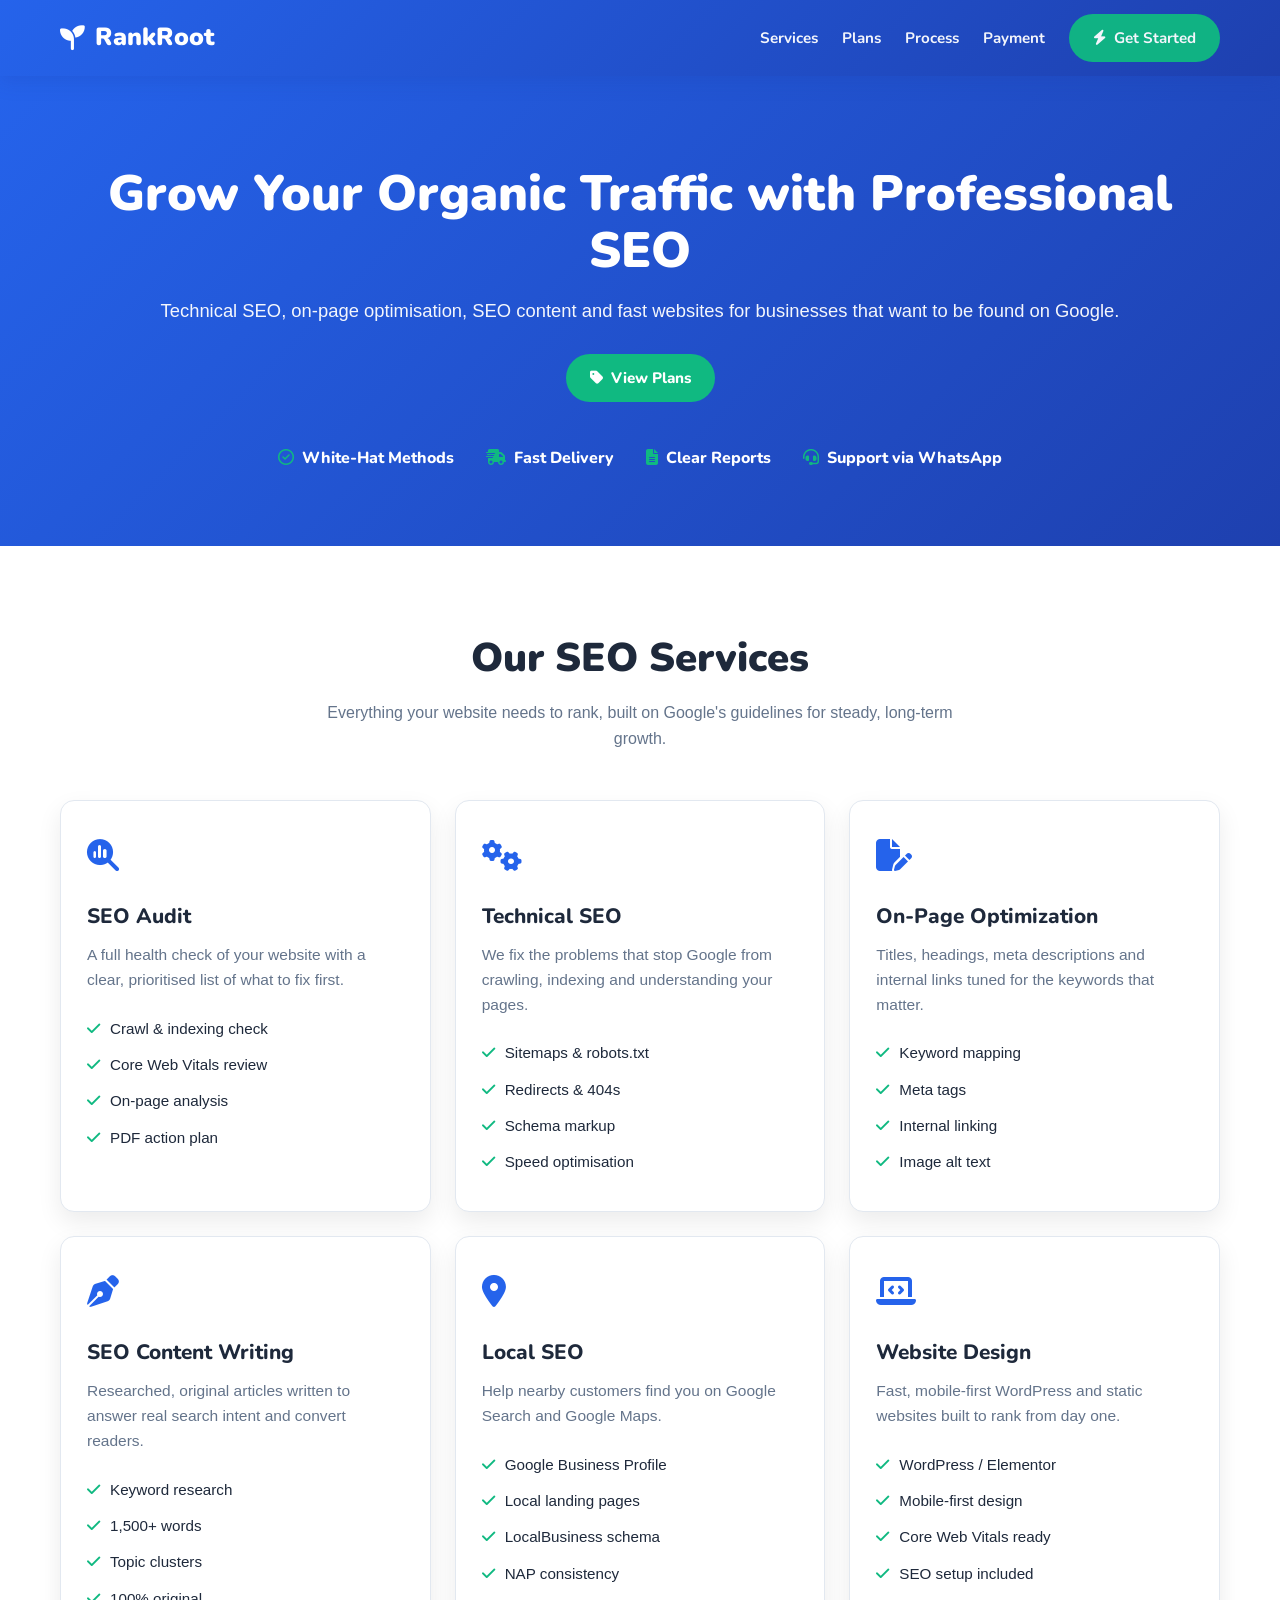
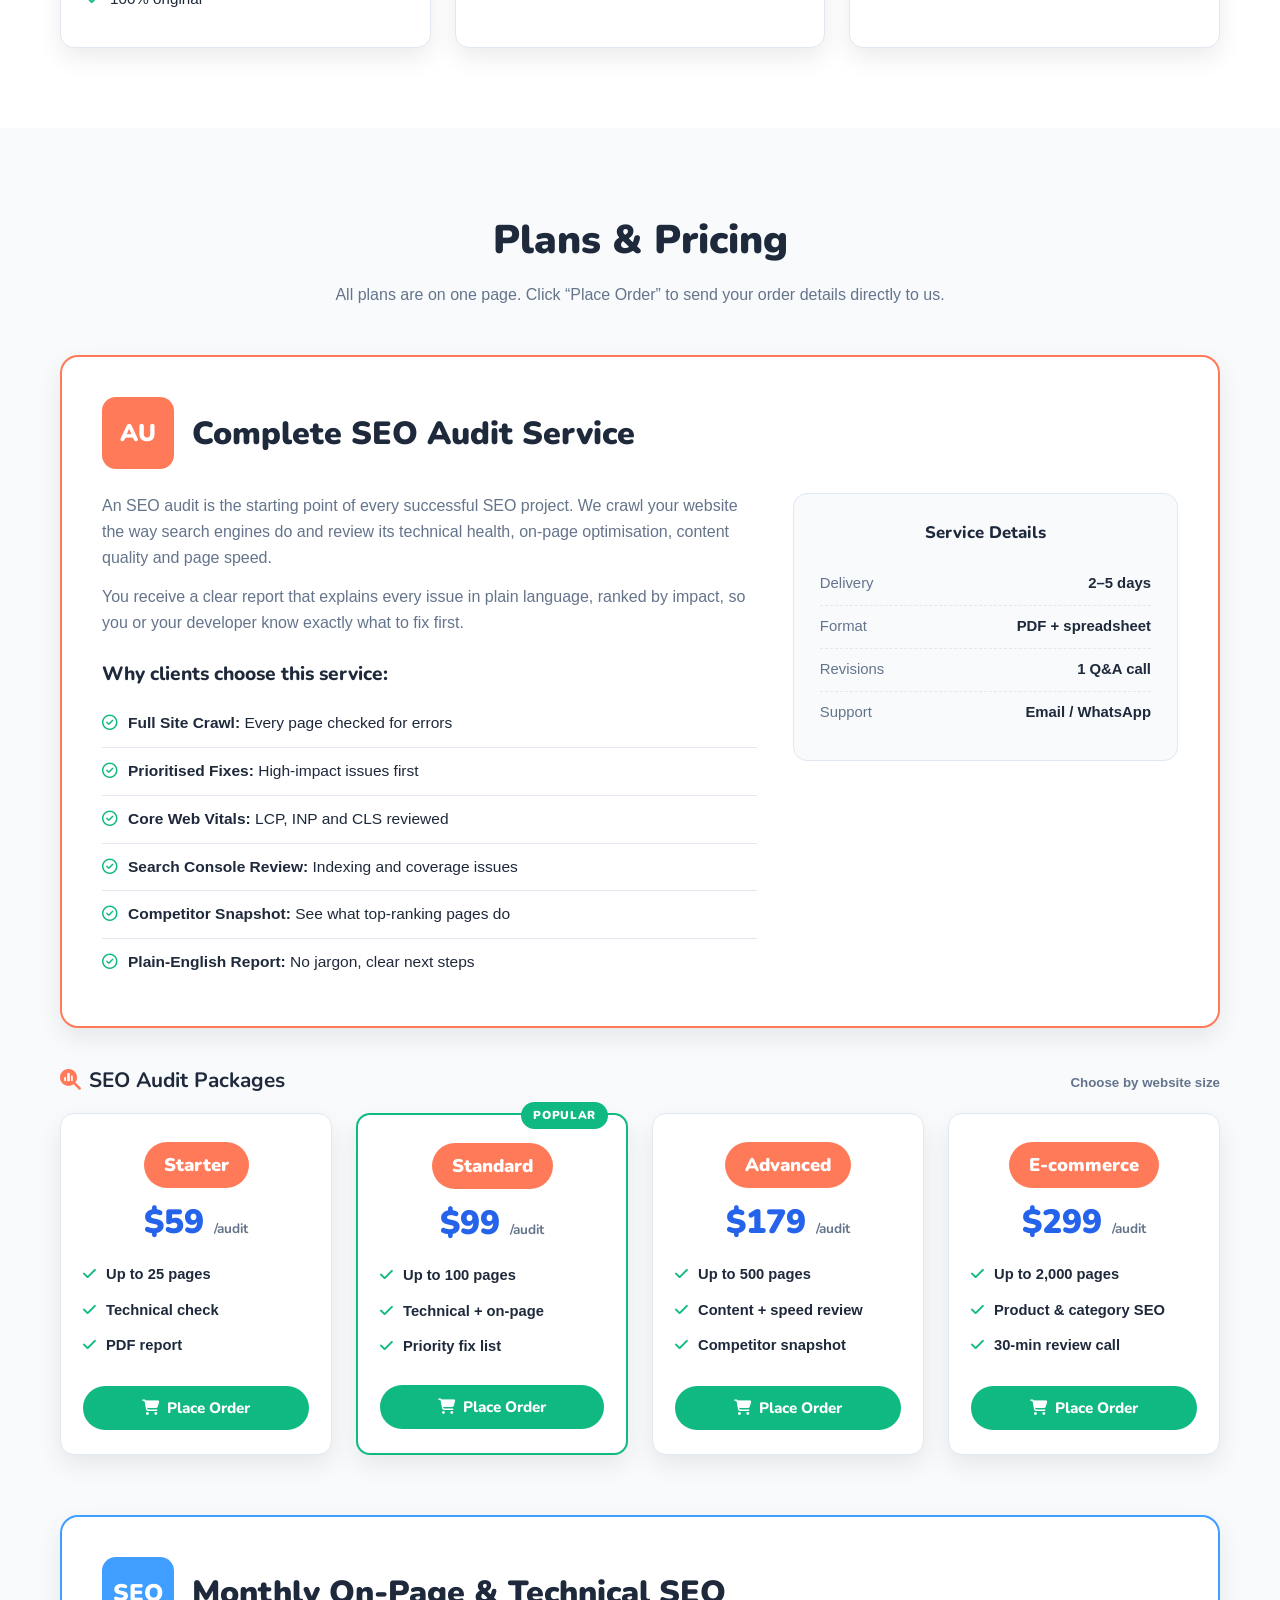
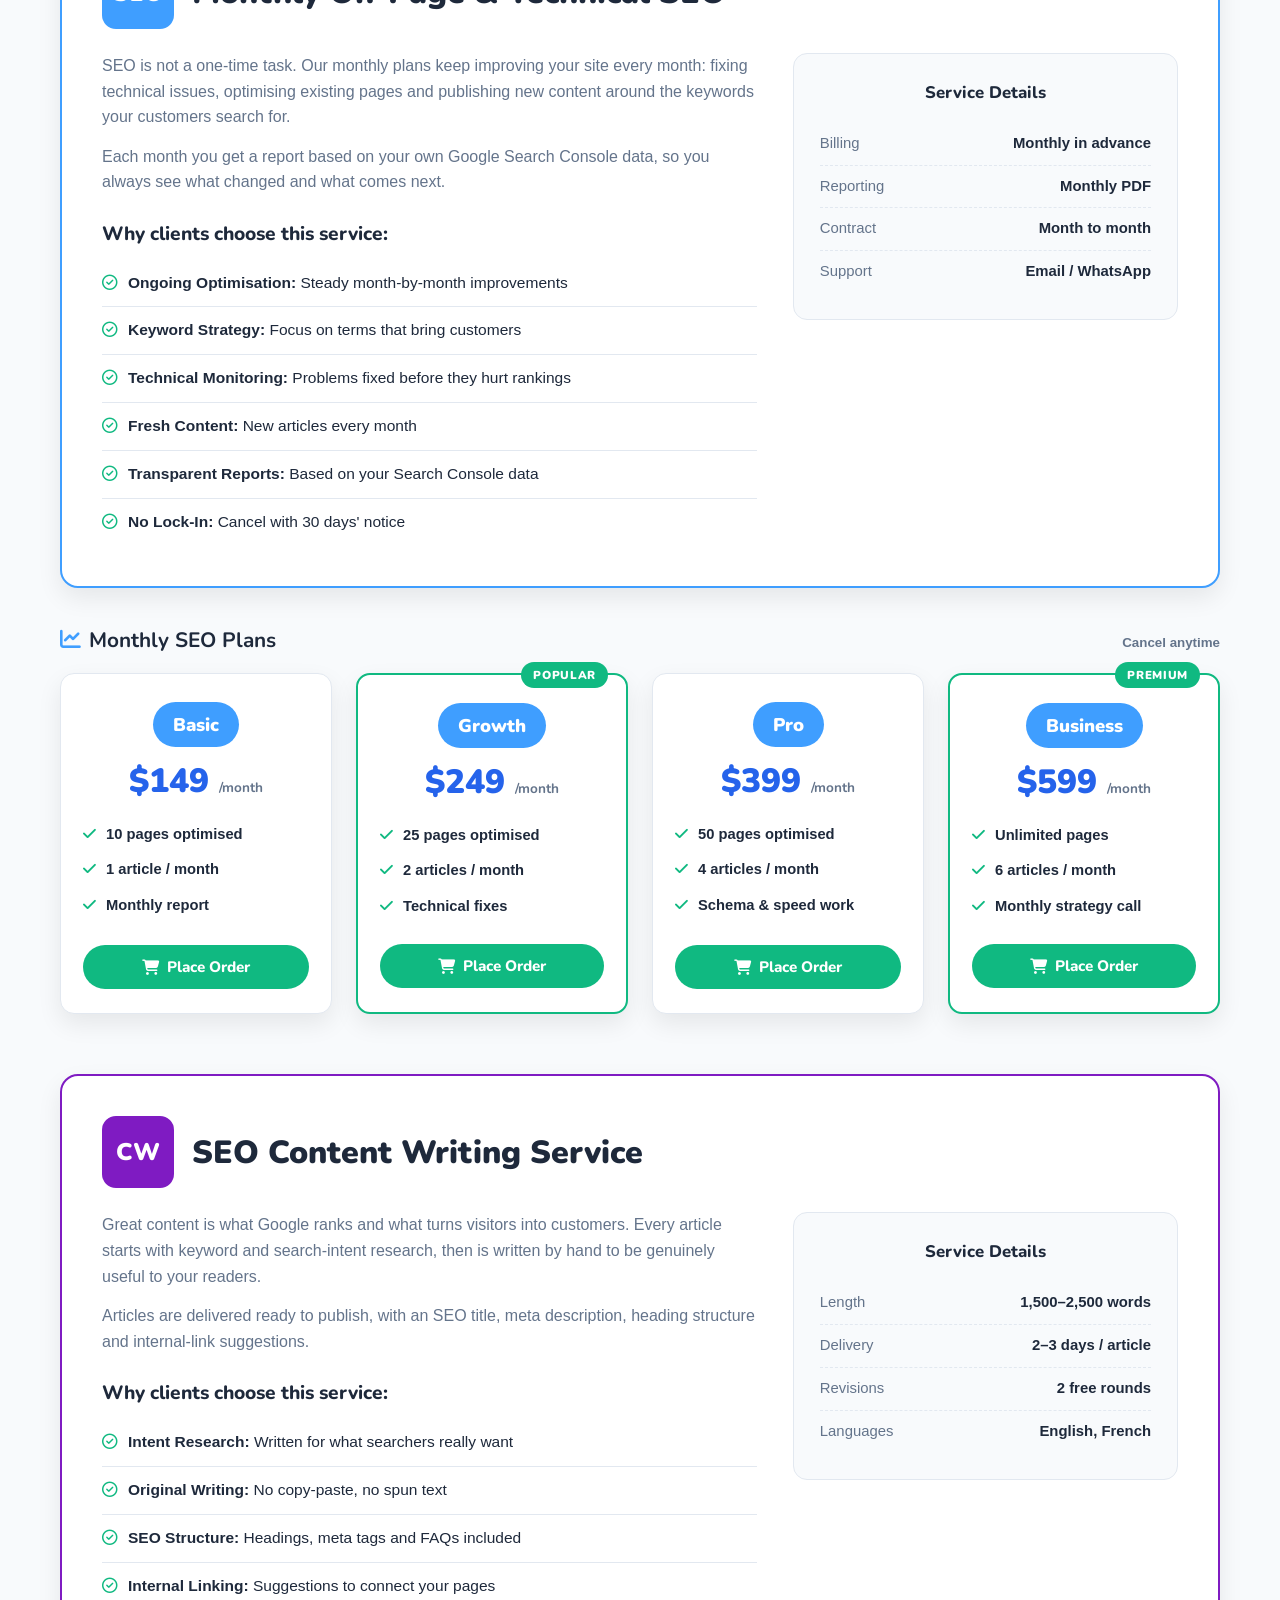
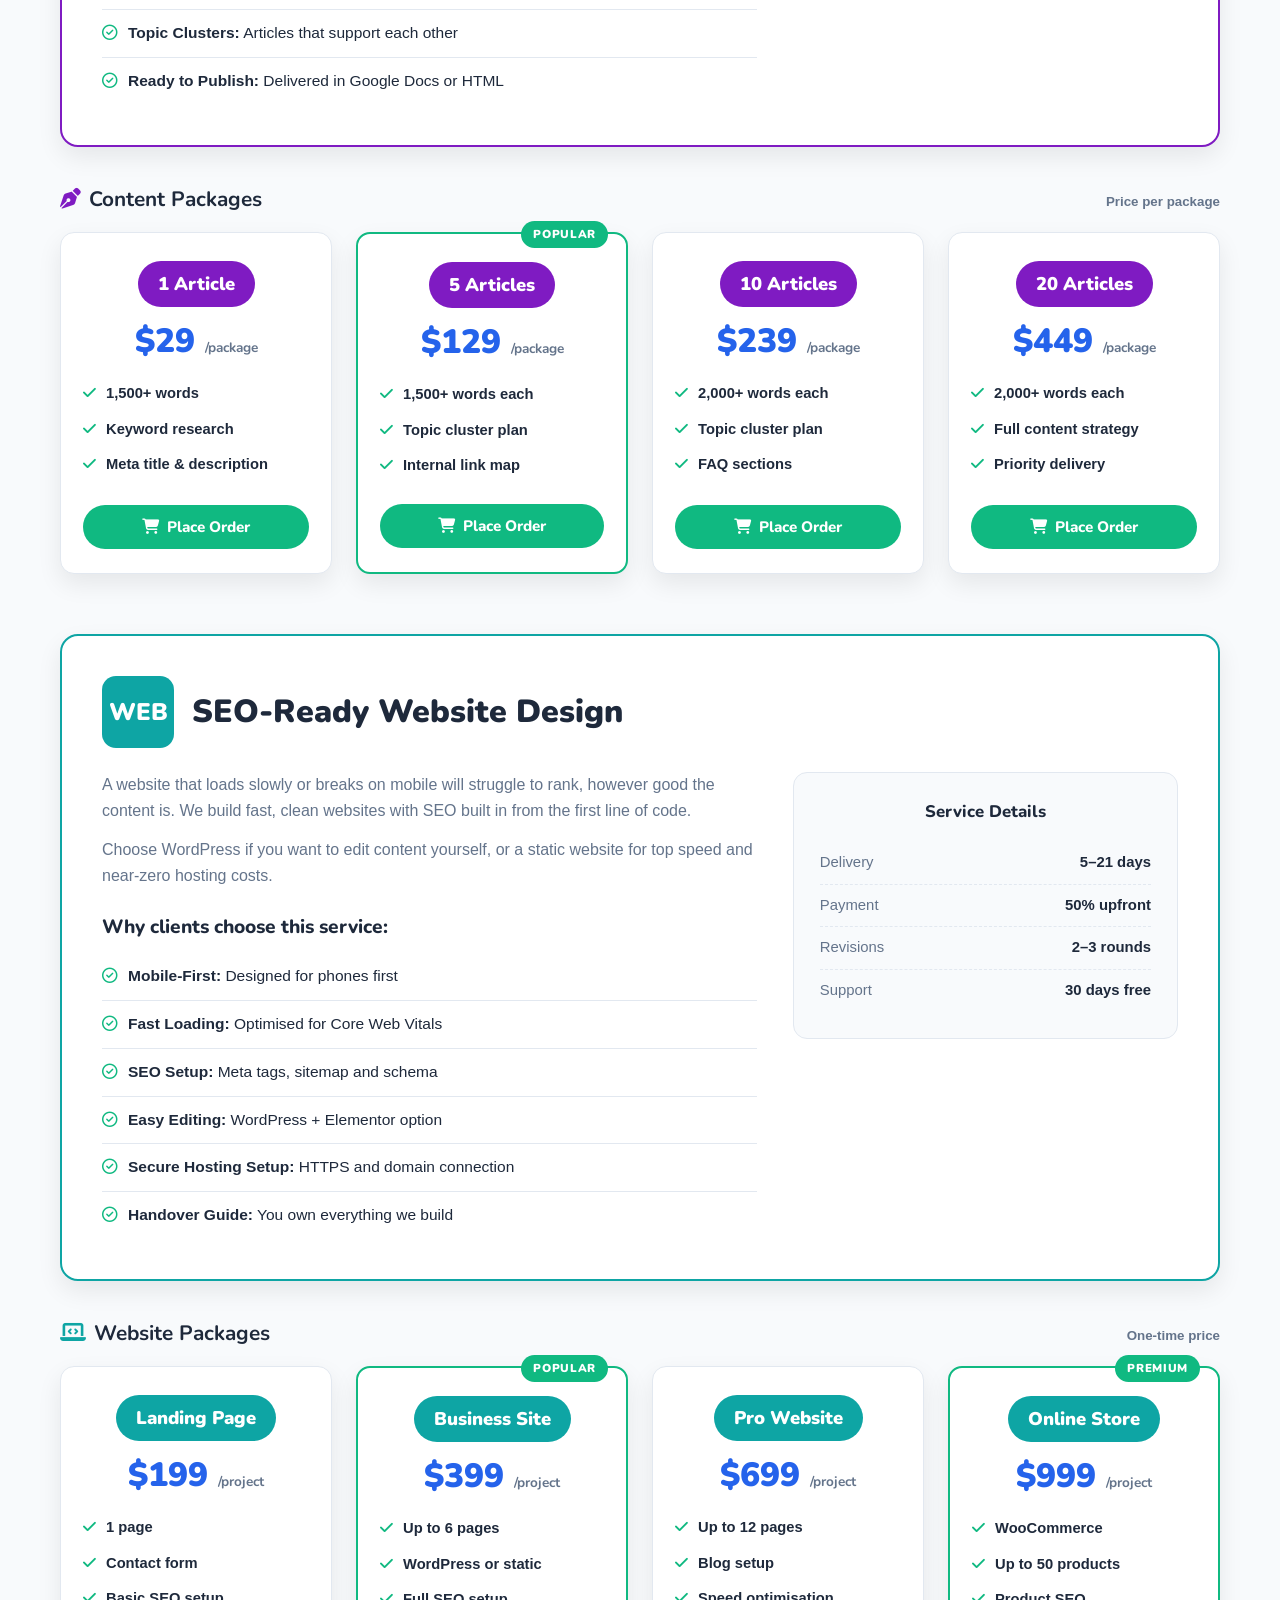
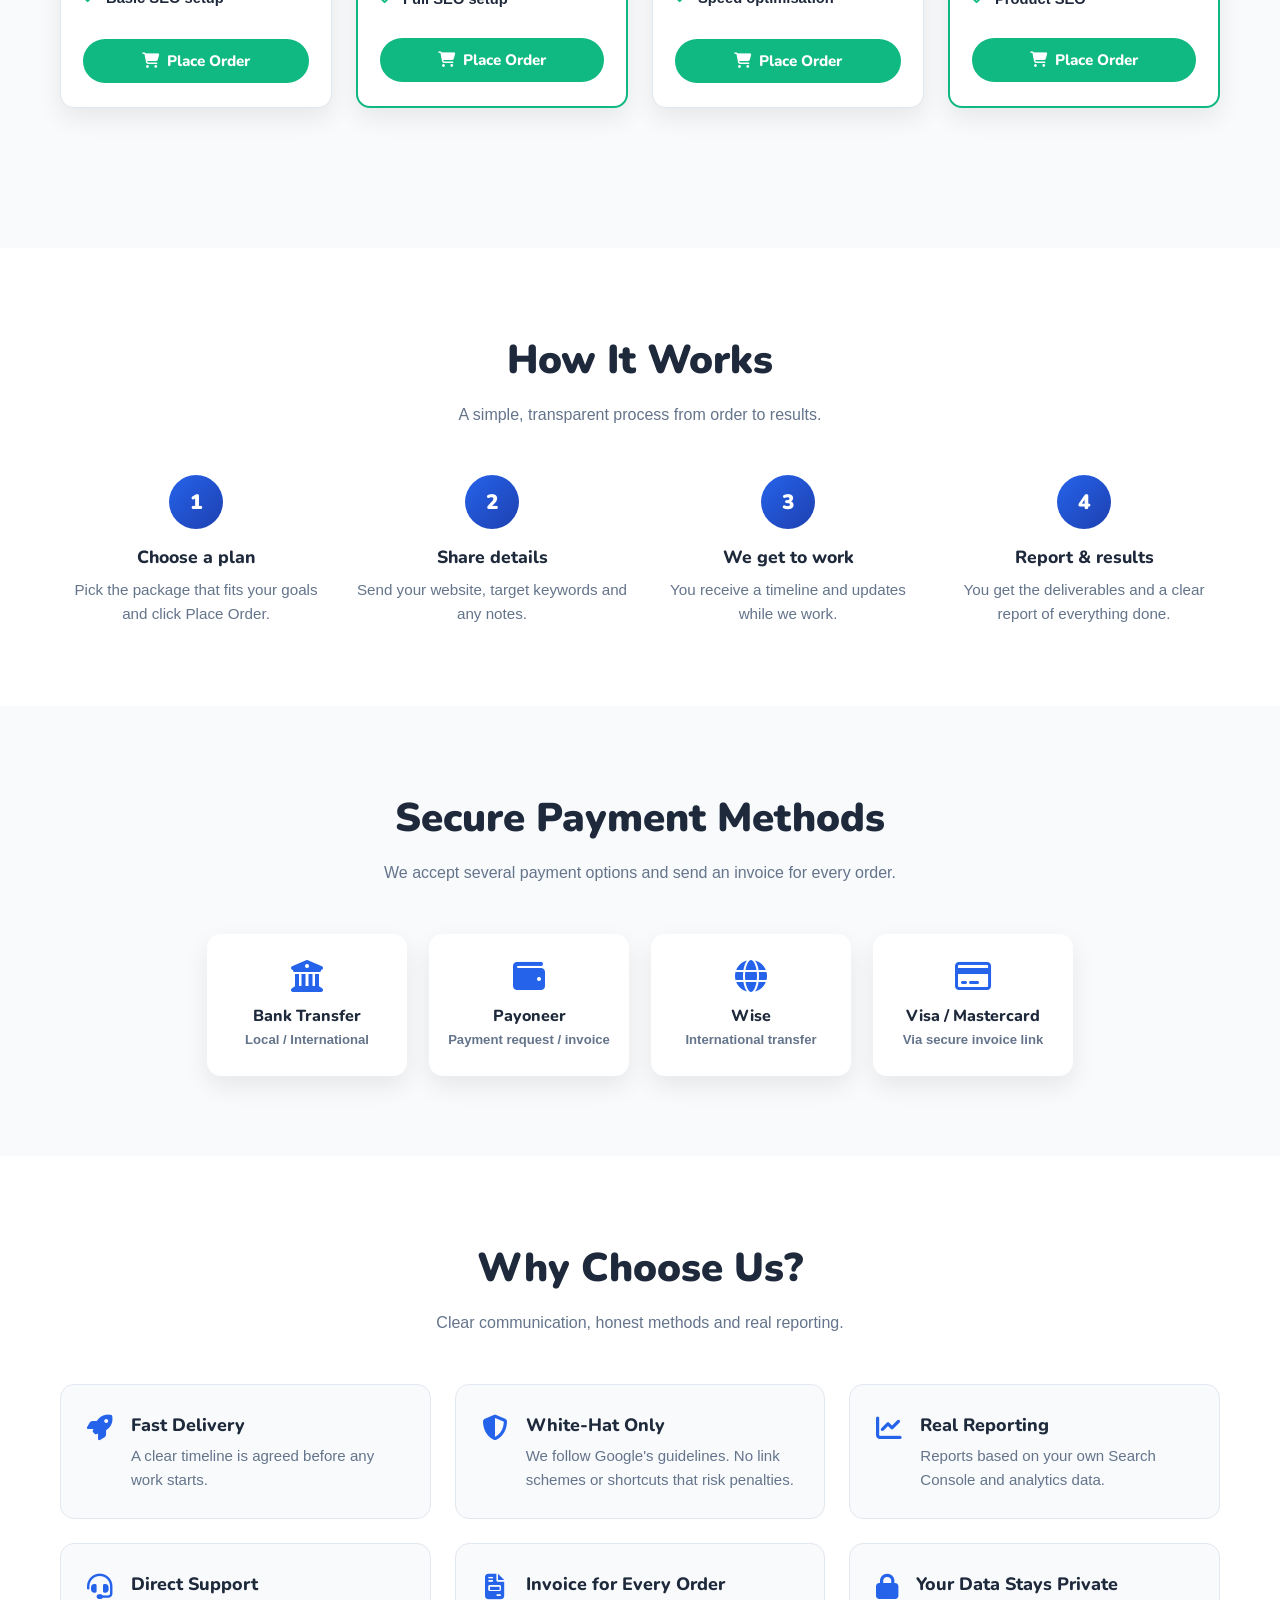
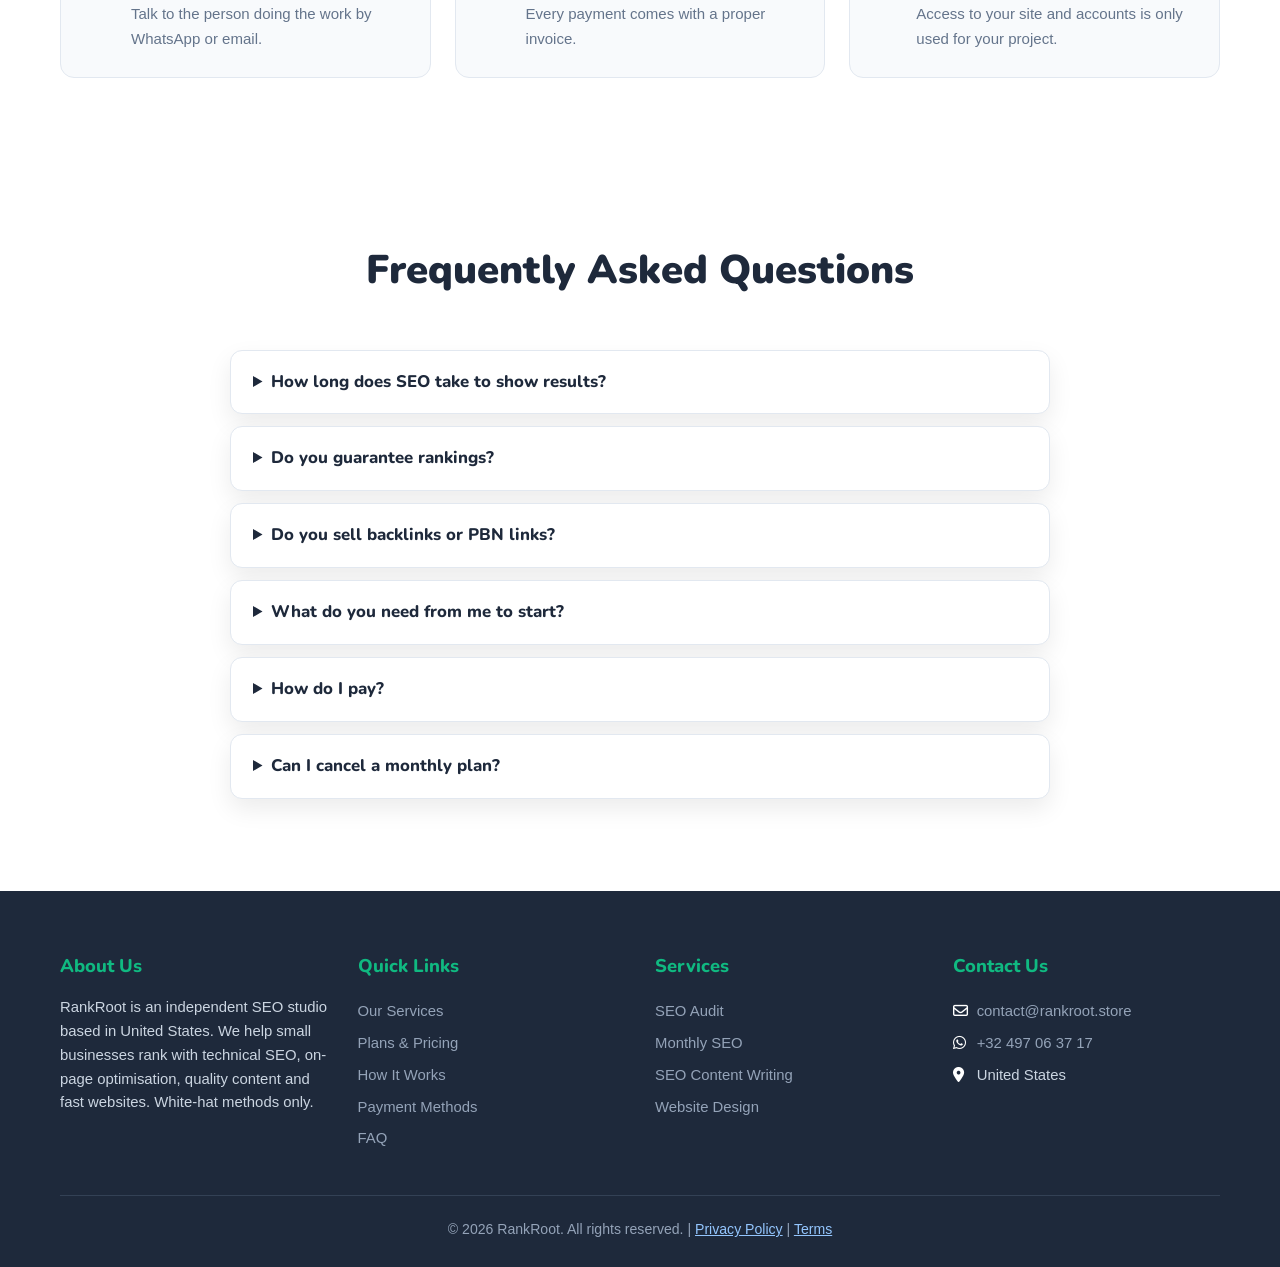
<file: index.html>
<!doctype html>
<html lang="en">
<head>
<meta charset="utf-8">
<meta name="viewport" content="width=device-width, initial-scale=1">
<title>RankRoot - Professional SEO Services | Audits, Content &amp; Websites</title>
<meta name="description" content="White-hat SEO services: SEO audits, monthly on-page and technical SEO, SEO content writing and fast SEO-ready websites. Clear pricing and real reporting.">
<link rel="preconnect" href="https://fonts.googleapis.com">
<link rel="preconnect" href="https://fonts.gstatic.com" crossorigin>
<link href="https://fonts.googleapis.com/css2?family=Nunito:wght@700;800;900&display=swap" rel="stylesheet">
<link rel="stylesheet" href="https://cdnjs.cloudflare.com/ajax/libs/font-awesome/6.5.1/css/all.min.css">
<link rel="stylesheet" href="styles.css">
</head>
<body>
<header>
  <nav class="container nav">
    <a class="logo" href="index.html"><i class="fa-solid fa-seedling"></i> RankRoot</a>
    <button class="nav-toggle" aria-label="Menu" onclick="this.nextElementSibling.classList.toggle('open')"><i class="fa-solid fa-bars"></i></button>
    <ul>
      <li><a href="index.html#services">Services</a></li>
      <li><a href="index.html#plans">Plans</a></li>
      <li><a href="index.html#process">Process</a></li>
      <li><a href="index.html#payment">Payment</a></li>
      <li><a class="btn" href="index.html#plans"><i class="fa-solid fa-bolt"></i> Get Started</a></li>
    </ul>
  </nav>
</header>
<main>

<section class="hero"><div class="container">
  <h1>Grow Your Organic Traffic with Professional SEO</h1>
  <p>Technical SEO, on-page optimisation, SEO content and fast websites for businesses that want to be found on Google.</p>
  <a class="btn" href="#plans"><i class="fa-solid fa-tag"></i> View Plans</a>
  <div class="trust">
    <span><i class="fa-regular fa-circle-check"></i>White-Hat Methods</span>
    <span><i class="fa-solid fa-truck-fast"></i>Fast Delivery</span>
    <span><i class="fa-solid fa-file-lines"></i>Clear Reports</span>
    <span><i class="fa-solid fa-headset"></i>Support via WhatsApp</span>
  </div>
</div></section>

<section id="services" class="alt"><div class="container">
  <div class="section-title"><h2>Our SEO Services</h2><p>Everything your website needs to rank, built on Google's guidelines for steady, long-term growth.</p></div>
  <div class="grid grid-3"><div class="card"><div class="ico"><i class="fa-solid fa-magnifying-glass-chart"></i></div><h3>SEO Audit</h3><p>A full health check of your website with a clear, prioritised list of what to fix first.</p><ul class="checks"><li><i class="fa-solid fa-check"></i>Crawl &amp; indexing check</li><li><i class="fa-solid fa-check"></i>Core Web Vitals review</li><li><i class="fa-solid fa-check"></i>On-page analysis</li><li><i class="fa-solid fa-check"></i>PDF action plan</li></ul></div><div class="card"><div class="ico"><i class="fa-solid fa-gears"></i></div><h3>Technical SEO</h3><p>We fix the problems that stop Google from crawling, indexing and understanding your pages.</p><ul class="checks"><li><i class="fa-solid fa-check"></i>Sitemaps &amp; robots.txt</li><li><i class="fa-solid fa-check"></i>Redirects &amp; 404s</li><li><i class="fa-solid fa-check"></i>Schema markup</li><li><i class="fa-solid fa-check"></i>Speed optimisation</li></ul></div><div class="card"><div class="ico"><i class="fa-solid fa-file-pen"></i></div><h3>On-Page Optimization</h3><p>Titles, headings, meta descriptions and internal links tuned for the keywords that matter.</p><ul class="checks"><li><i class="fa-solid fa-check"></i>Keyword mapping</li><li><i class="fa-solid fa-check"></i>Meta tags</li><li><i class="fa-solid fa-check"></i>Internal linking</li><li><i class="fa-solid fa-check"></i>Image alt text</li></ul></div><div class="card"><div class="ico"><i class="fa-solid fa-pen-nib"></i></div><h3>SEO Content Writing</h3><p>Researched, original articles written to answer real search intent and convert readers.</p><ul class="checks"><li><i class="fa-solid fa-check"></i>Keyword research</li><li><i class="fa-solid fa-check"></i>1,500+ words</li><li><i class="fa-solid fa-check"></i>Topic clusters</li><li><i class="fa-solid fa-check"></i>100% original</li></ul></div><div class="card"><div class="ico"><i class="fa-solid fa-location-dot"></i></div><h3>Local SEO</h3><p>Help nearby customers find you on Google Search and Google Maps.</p><ul class="checks"><li><i class="fa-solid fa-check"></i>Google Business Profile</li><li><i class="fa-solid fa-check"></i>Local landing pages</li><li><i class="fa-solid fa-check"></i>LocalBusiness schema</li><li><i class="fa-solid fa-check"></i>NAP consistency</li></ul></div><div class="card"><div class="ico"><i class="fa-solid fa-laptop-code"></i></div><h3>Website Design</h3><p>Fast, mobile-first WordPress and static websites built to rank from day one.</p><ul class="checks"><li><i class="fa-solid fa-check"></i>WordPress / Elementor</li><li><i class="fa-solid fa-check"></i>Mobile-first design</li><li><i class="fa-solid fa-check"></i>Core Web Vitals ready</li><li><i class="fa-solid fa-check"></i>SEO setup included</li></ul></div></div>
</div></section>

<section id="plans"><div class="container">
  <div class="section-title"><h2>Plans &amp; Pricing</h2><p>All plans are on one page. Click &ldquo;Place Order&rdquo; to send your order details directly to us.</p></div>
  
<div id="plan-audit" style="--panel: var(--c-audit)">
  <div class="panel">
    <div class="panel-head"><div class="panel-tag">AU</div><h3>Complete SEO Audit Service</h3></div>
    <div class="panel-body">
      <div><p>An SEO audit is the starting point of every successful SEO project. We crawl your website the way search engines do and review its technical health, on-page optimisation, content quality and page speed.</p><p>You receive a clear report that explains every issue in plain language, ranked by impact, so you or your developer know exactly what to fix first.</p><h4>Why clients choose this service:</h4><ul class="why"><li><i class="fa-regular fa-circle-check"></i><strong>Full Site Crawl:</strong> Every page checked for errors</li><li><i class="fa-regular fa-circle-check"></i><strong>Prioritised Fixes:</strong> High-impact issues first</li><li><i class="fa-regular fa-circle-check"></i><strong>Core Web Vitals:</strong> LCP, INP and CLS reviewed</li><li><i class="fa-regular fa-circle-check"></i><strong>Search Console Review:</strong> Indexing and coverage issues</li><li><i class="fa-regular fa-circle-check"></i><strong>Competitor Snapshot:</strong> See what top-ranking pages do</li><li><i class="fa-regular fa-circle-check"></i><strong>Plain-English Report:</strong> No jargon, clear next steps</li></ul></div>
      <div class="side-box"><h5>Service Details</h5><div class="row"><span>Delivery</span><span>2&ndash;5 days</span></div><div class="row"><span>Format</span><span>PDF + spreadsheet</span></div><div class="row"><span>Revisions</span><span>1 Q&amp;A call</span></div><div class="row"><span>Support</span><span>Email / WhatsApp</span></div></div>
    </div>
  </div>
  <div class="packages">
    <div class="pk-head"><h4><i class="fa-solid fa-magnifying-glass-chart"></i>SEO Audit Packages</h4><small>Choose by website size</small></div>
    <div class="grid grid-4"><div class="pkg"><div><span class="badge">Starter</span></div><div class="price">$59 <small>/audit</small></div><ul class="checks"><li><i class="fa-solid fa-check"></i>Up to 25 pages</li><li><i class="fa-solid fa-check"></i>Technical check</li><li><i class="fa-solid fa-check"></i>PDF report</li></ul><button class="btn btn-block" data-plan="SEO Audit - Starter" data-price="$59/audit"><i class="fa-solid fa-cart-shopping"></i> Place Order</button></div><div class="pkg featured"><span class="ribbon">POPULAR</span><div><span class="badge">Standard</span></div><div class="price">$99 <small>/audit</small></div><ul class="checks"><li><i class="fa-solid fa-check"></i>Up to 100 pages</li><li><i class="fa-solid fa-check"></i>Technical + on-page</li><li><i class="fa-solid fa-check"></i>Priority fix list</li></ul><button class="btn btn-block" data-plan="SEO Audit - Standard" data-price="$99/audit"><i class="fa-solid fa-cart-shopping"></i> Place Order</button></div><div class="pkg"><div><span class="badge">Advanced</span></div><div class="price">$179 <small>/audit</small></div><ul class="checks"><li><i class="fa-solid fa-check"></i>Up to 500 pages</li><li><i class="fa-solid fa-check"></i>Content + speed review</li><li><i class="fa-solid fa-check"></i>Competitor snapshot</li></ul><button class="btn btn-block" data-plan="SEO Audit - Advanced" data-price="$179/audit"><i class="fa-solid fa-cart-shopping"></i> Place Order</button></div><div class="pkg"><div><span class="badge">E-commerce</span></div><div class="price">$299 <small>/audit</small></div><ul class="checks"><li><i class="fa-solid fa-check"></i>Up to 2,000 pages</li><li><i class="fa-solid fa-check"></i>Product &amp; category SEO</li><li><i class="fa-solid fa-check"></i>30-min review call</li></ul><button class="btn btn-block" data-plan="SEO Audit - E-commerce" data-price="$299/audit"><i class="fa-solid fa-cart-shopping"></i> Place Order</button></div></div>
  </div>
</div>
<div id="plan-monthly" style="--panel: var(--c-monthly)">
  <div class="panel">
    <div class="panel-head"><div class="panel-tag">SEO</div><h3>Monthly On-Page &amp; Technical SEO</h3></div>
    <div class="panel-body">
      <div><p>SEO is not a one-time task. Our monthly plans keep improving your site every month: fixing technical issues, optimising existing pages and publishing new content around the keywords your customers search for.</p><p>Each month you get a report based on your own Google Search Console data, so you always see what changed and what comes next.</p><h4>Why clients choose this service:</h4><ul class="why"><li><i class="fa-regular fa-circle-check"></i><strong>Ongoing Optimisation:</strong> Steady month-by-month improvements</li><li><i class="fa-regular fa-circle-check"></i><strong>Keyword Strategy:</strong> Focus on terms that bring customers</li><li><i class="fa-regular fa-circle-check"></i><strong>Technical Monitoring:</strong> Problems fixed before they hurt rankings</li><li><i class="fa-regular fa-circle-check"></i><strong>Fresh Content:</strong> New articles every month</li><li><i class="fa-regular fa-circle-check"></i><strong>Transparent Reports:</strong> Based on your Search Console data</li><li><i class="fa-regular fa-circle-check"></i><strong>No Lock-In:</strong> Cancel with 30 days' notice</li></ul></div>
      <div class="side-box"><h5>Service Details</h5><div class="row"><span>Billing</span><span>Monthly in advance</span></div><div class="row"><span>Reporting</span><span>Monthly PDF</span></div><div class="row"><span>Contract</span><span>Month to month</span></div><div class="row"><span>Support</span><span>Email / WhatsApp</span></div></div>
    </div>
  </div>
  <div class="packages">
    <div class="pk-head"><h4><i class="fa-solid fa-chart-line"></i>Monthly SEO Plans</h4><small>Cancel anytime</small></div>
    <div class="grid grid-4"><div class="pkg"><div><span class="badge">Basic</span></div><div class="price">$149 <small>/month</small></div><ul class="checks"><li><i class="fa-solid fa-check"></i>10 pages optimised</li><li><i class="fa-solid fa-check"></i>1 article / month</li><li><i class="fa-solid fa-check"></i>Monthly report</li></ul><button class="btn btn-block" data-plan="Monthly SEO - Basic" data-price="$149/month"><i class="fa-solid fa-cart-shopping"></i> Place Order</button></div><div class="pkg featured"><span class="ribbon">POPULAR</span><div><span class="badge">Growth</span></div><div class="price">$249 <small>/month</small></div><ul class="checks"><li><i class="fa-solid fa-check"></i>25 pages optimised</li><li><i class="fa-solid fa-check"></i>2 articles / month</li><li><i class="fa-solid fa-check"></i>Technical fixes</li></ul><button class="btn btn-block" data-plan="Monthly SEO - Growth" data-price="$249/month"><i class="fa-solid fa-cart-shopping"></i> Place Order</button></div><div class="pkg"><div><span class="badge">Pro</span></div><div class="price">$399 <small>/month</small></div><ul class="checks"><li><i class="fa-solid fa-check"></i>50 pages optimised</li><li><i class="fa-solid fa-check"></i>4 articles / month</li><li><i class="fa-solid fa-check"></i>Schema &amp; speed work</li></ul><button class="btn btn-block" data-plan="Monthly SEO - Pro" data-price="$399/month"><i class="fa-solid fa-cart-shopping"></i> Place Order</button></div><div class="pkg featured"><span class="ribbon">PREMIUM</span><div><span class="badge">Business</span></div><div class="price">$599 <small>/month</small></div><ul class="checks"><li><i class="fa-solid fa-check"></i>Unlimited pages</li><li><i class="fa-solid fa-check"></i>6 articles / month</li><li><i class="fa-solid fa-check"></i>Monthly strategy call</li></ul><button class="btn btn-block" data-plan="Monthly SEO - Business" data-price="$599/month"><i class="fa-solid fa-cart-shopping"></i> Place Order</button></div></div>
  </div>
</div>
<div id="plan-content" style="--panel: var(--c-content)">
  <div class="panel">
    <div class="panel-head"><div class="panel-tag">CW</div><h3>SEO Content Writing Service</h3></div>
    <div class="panel-body">
      <div><p>Great content is what Google ranks and what turns visitors into customers. Every article starts with keyword and search-intent research, then is written by hand to be genuinely useful to your readers.</p><p>Articles are delivered ready to publish, with an SEO title, meta description, heading structure and internal-link suggestions.</p><h4>Why clients choose this service:</h4><ul class="why"><li><i class="fa-regular fa-circle-check"></i><strong>Intent Research:</strong> Written for what searchers really want</li><li><i class="fa-regular fa-circle-check"></i><strong>Original Writing:</strong> No copy-paste, no spun text</li><li><i class="fa-regular fa-circle-check"></i><strong>SEO Structure:</strong> Headings, meta tags and FAQs included</li><li><i class="fa-regular fa-circle-check"></i><strong>Internal Linking:</strong> Suggestions to connect your pages</li><li><i class="fa-regular fa-circle-check"></i><strong>Topic Clusters:</strong> Articles that support each other</li><li><i class="fa-regular fa-circle-check"></i><strong>Ready to Publish:</strong> Delivered in Google Docs or HTML</li></ul></div>
      <div class="side-box"><h5>Service Details</h5><div class="row"><span>Length</span><span>1,500&ndash;2,500 words</span></div><div class="row"><span>Delivery</span><span>2&ndash;3 days / article</span></div><div class="row"><span>Revisions</span><span>2 free rounds</span></div><div class="row"><span>Languages</span><span>English, French</span></div></div>
    </div>
  </div>
  <div class="packages">
    <div class="pk-head"><h4><i class="fa-solid fa-pen-nib"></i>Content Packages</h4><small>Price per package</small></div>
    <div class="grid grid-4"><div class="pkg"><div><span class="badge">1 Article</span></div><div class="price">$29 <small>/package</small></div><ul class="checks"><li><i class="fa-solid fa-check"></i>1,500+ words</li><li><i class="fa-solid fa-check"></i>Keyword research</li><li><i class="fa-solid fa-check"></i>Meta title &amp; description</li></ul><button class="btn btn-block" data-plan="Content - 1 Article" data-price="$29/package"><i class="fa-solid fa-cart-shopping"></i> Place Order</button></div><div class="pkg featured"><span class="ribbon">POPULAR</span><div><span class="badge">5 Articles</span></div><div class="price">$129 <small>/package</small></div><ul class="checks"><li><i class="fa-solid fa-check"></i>1,500+ words each</li><li><i class="fa-solid fa-check"></i>Topic cluster plan</li><li><i class="fa-solid fa-check"></i>Internal link map</li></ul><button class="btn btn-block" data-plan="Content - 5 Articles" data-price="$129/package"><i class="fa-solid fa-cart-shopping"></i> Place Order</button></div><div class="pkg"><div><span class="badge">10 Articles</span></div><div class="price">$239 <small>/package</small></div><ul class="checks"><li><i class="fa-solid fa-check"></i>2,000+ words each</li><li><i class="fa-solid fa-check"></i>Topic cluster plan</li><li><i class="fa-solid fa-check"></i>FAQ sections</li></ul><button class="btn btn-block" data-plan="Content - 10 Articles" data-price="$239/package"><i class="fa-solid fa-cart-shopping"></i> Place Order</button></div><div class="pkg"><div><span class="badge">20 Articles</span></div><div class="price">$449 <small>/package</small></div><ul class="checks"><li><i class="fa-solid fa-check"></i>2,000+ words each</li><li><i class="fa-solid fa-check"></i>Full content strategy</li><li><i class="fa-solid fa-check"></i>Priority delivery</li></ul><button class="btn btn-block" data-plan="Content - 20 Articles" data-price="$449/package"><i class="fa-solid fa-cart-shopping"></i> Place Order</button></div></div>
  </div>
</div>
<div id="plan-web" style="--panel: var(--c-web)">
  <div class="panel">
    <div class="panel-head"><div class="panel-tag">WEB</div><h3>SEO-Ready Website Design</h3></div>
    <div class="panel-body">
      <div><p>A website that loads slowly or breaks on mobile will struggle to rank, however good the content is. We build fast, clean websites with SEO built in from the first line of code.</p><p>Choose WordPress if you want to edit content yourself, or a static website for top speed and near-zero hosting costs.</p><h4>Why clients choose this service:</h4><ul class="why"><li><i class="fa-regular fa-circle-check"></i><strong>Mobile-First:</strong> Designed for phones first</li><li><i class="fa-regular fa-circle-check"></i><strong>Fast Loading:</strong> Optimised for Core Web Vitals</li><li><i class="fa-regular fa-circle-check"></i><strong>SEO Setup:</strong> Meta tags, sitemap and schema</li><li><i class="fa-regular fa-circle-check"></i><strong>Easy Editing:</strong> WordPress + Elementor option</li><li><i class="fa-regular fa-circle-check"></i><strong>Secure Hosting Setup:</strong> HTTPS and domain connection</li><li><i class="fa-regular fa-circle-check"></i><strong>Handover Guide:</strong> You own everything we build</li></ul></div>
      <div class="side-box"><h5>Service Details</h5><div class="row"><span>Delivery</span><span>5&ndash;21 days</span></div><div class="row"><span>Payment</span><span>50% upfront</span></div><div class="row"><span>Revisions</span><span>2&ndash;3 rounds</span></div><div class="row"><span>Support</span><span>30 days free</span></div></div>
    </div>
  </div>
  <div class="packages">
    <div class="pk-head"><h4><i class="fa-solid fa-laptop-code"></i>Website Packages</h4><small>One-time price</small></div>
    <div class="grid grid-4"><div class="pkg"><div><span class="badge">Landing Page</span></div><div class="price">$199 <small>/project</small></div><ul class="checks"><li><i class="fa-solid fa-check"></i>1 page</li><li><i class="fa-solid fa-check"></i>Contact form</li><li><i class="fa-solid fa-check"></i>Basic SEO setup</li></ul><button class="btn btn-block" data-plan="Website - Landing Page" data-price="$199/project"><i class="fa-solid fa-cart-shopping"></i> Place Order</button></div><div class="pkg featured"><span class="ribbon">POPULAR</span><div><span class="badge">Business Site</span></div><div class="price">$399 <small>/project</small></div><ul class="checks"><li><i class="fa-solid fa-check"></i>Up to 6 pages</li><li><i class="fa-solid fa-check"></i>WordPress or static</li><li><i class="fa-solid fa-check"></i>Full SEO setup</li></ul><button class="btn btn-block" data-plan="Website - Business Site" data-price="$399/project"><i class="fa-solid fa-cart-shopping"></i> Place Order</button></div><div class="pkg"><div><span class="badge">Pro Website</span></div><div class="price">$699 <small>/project</small></div><ul class="checks"><li><i class="fa-solid fa-check"></i>Up to 12 pages</li><li><i class="fa-solid fa-check"></i>Blog setup</li><li><i class="fa-solid fa-check"></i>Speed optimisation</li></ul><button class="btn btn-block" data-plan="Website - Pro Website" data-price="$699/project"><i class="fa-solid fa-cart-shopping"></i> Place Order</button></div><div class="pkg featured"><span class="ribbon">PREMIUM</span><div><span class="badge">Online Store</span></div><div class="price">$999 <small>/project</small></div><ul class="checks"><li><i class="fa-solid fa-check"></i>WooCommerce</li><li><i class="fa-solid fa-check"></i>Up to 50 products</li><li><i class="fa-solid fa-check"></i>Product SEO</li></ul><button class="btn btn-block" data-plan="Website - Online Store" data-price="$999/project"><i class="fa-solid fa-cart-shopping"></i> Place Order</button></div></div>
  </div>
</div>
</div></section>

<section id="process" class="alt"><div class="container">
  <div class="section-title"><h2>How It Works</h2><p>A simple, transparent process from order to results.</p></div>
  <div class="grid grid-4"><div class="step"><div class="num">1</div><h3>Choose a plan</h3><p>Pick the package that fits your goals and click Place Order.</p></div><div class="step"><div class="num">2</div><h3>Share details</h3><p>Send your website, target keywords and any notes.</p></div><div class="step"><div class="num">3</div><h3>We get to work</h3><p>You receive a timeline and updates while we work.</p></div><div class="step"><div class="num">4</div><h3>Report &amp; results</h3><p>You get the deliverables and a clear report of everything done.</p></div></div>
</div></section>

<section id="payment"><div class="container">
  <div class="section-title"><h2>Secure Payment Methods</h2><p>We accept several payment options and send an invoice for every order.</p></div>
  <div class="pay-grid"><div class="pay"><i class="fa-solid fa-building-columns"></i><h3>Bank Transfer</h3><p>Local / International</p></div><div class="pay"><i class="fa-solid fa-wallet"></i><h3>Payoneer</h3><p>Payment request / invoice</p></div><div class="pay"><i class="fa-solid fa-globe"></i><h3>Wise</h3><p>International transfer</p></div><div class="pay"><i class="fa-regular fa-credit-card"></i><h3>Visa / Mastercard</h3><p>Via secure invoice link</p></div></div>
</div></section>

<section class="alt"><div class="container">
  <div class="section-title"><h2>Why Choose Us?</h2><p>Clear communication, honest methods and real reporting.</p></div>
  <div class="grid grid-3"><div class="why-card"><i class="fa-solid fa-rocket"></i><div><h3>Fast Delivery</h3><p>A clear timeline is agreed before any work starts.</p></div></div><div class="why-card"><i class="fa-solid fa-shield-halved"></i><div><h3>White-Hat Only</h3><p>We follow Google's guidelines. No link schemes or shortcuts that risk penalties.</p></div></div><div class="why-card"><i class="fa-solid fa-chart-line"></i><div><h3>Real Reporting</h3><p>Reports based on your own Search Console and analytics data.</p></div></div><div class="why-card"><i class="fa-solid fa-headset"></i><div><h3>Direct Support</h3><p>Talk to the person doing the work by WhatsApp or email.</p></div></div><div class="why-card"><i class="fa-solid fa-file-invoice"></i><div><h3>Invoice for Every Order</h3><p>Every payment comes with a proper invoice.</p></div></div><div class="why-card"><i class="fa-solid fa-lock"></i><div><h3>Your Data Stays Private</h3><p>Access to your site and accounts is only used for your project.</p></div></div></div>
</div></section>


<section id="faq" class="alt"><div class="container">
  <div class="section-title"><h2>Frequently Asked Questions</h2></div>
  <div class="faq"><details><summary>How long does SEO take to show results?</summary><p>Technical fixes can show up in Search Console within a few weeks. Content-led growth usually takes 3&ndash;6 months. Anyone who promises page-one rankings in days is not being honest.</p></details><details><summary>Do you guarantee rankings?</summary><p>No. Rankings depend on Google's algorithm and your competition. We guarantee professional, guideline-compliant work and transparent reporting.</p></details><details><summary>Do you sell backlinks or PBN links?</summary><p>No. We focus on technical SEO, on-page optimisation and content. Buying links breaks Google's guidelines and can get a site penalised.</p></details><details><summary>What do you need from me to start?</summary><p>Your website URL, your main goals and target keywords, and for some services, access to Google Search Console or your WordPress dashboard.</p></details><details><summary>How do I pay?</summary><p>By bank transfer, Payoneer, Wise or card through a secure invoice link. You receive an invoice for every order.</p></details><details><summary>Can I cancel a monthly plan?</summary><p>Yes. Monthly plans run month to month and can be cancelled with 30 days' notice.</p></details></div>
</div></section>

</main>
<footer>
  <div class="container">
    <div class="footer-grid">
      <div>
        <h4>About Us</h4>
        <p style="font-size:.93rem">RankRoot is an independent SEO studio based in United States. We help small businesses rank with technical SEO, on-page optimisation, quality content and fast websites. White-hat methods only.</p>
      </div>
      <div>
        <h4>Quick Links</h4>
        <ul>
          <li><a href="index.html#services">Our Services</a></li>
          <li><a href="index.html#plans">Plans &amp; Pricing</a></li>
          <li><a href="index.html#process">How It Works</a></li>
          <li><a href="index.html#payment">Payment Methods</a></li>
          <li><a href="index.html#faq">FAQ</a></li>
        </ul>
      </div>
      <div>
        <h4>Services</h4>
        <ul>
          <li><a href="index.html#plan-audit">SEO Audit</a></li>
          <li><a href="index.html#plan-monthly">Monthly SEO</a></li>
          <li><a href="index.html#plan-content">SEO Content Writing</a></li>
          <li><a href="index.html#plan-web">Website Design</a></li>
        </ul>
      </div>
      <div class="contact">
        <h4>Contact Us</h4>
        <ul>
          <li><i class="fa-regular fa-envelope"></i> <a href="mailto:contact@rankroot.store">contact@rankroot.store</a></li>
          <li><i class="fa-brands fa-whatsapp"></i> <a href="https://wa.me/32497063717">+32 497 06 37 17</a></li>
          
          <li><i class="fa-solid fa-location-dot"></i> United States</li>
        </ul>
      </div>
    </div>
    <p class="copy">&copy; 2026 RankRoot. All rights reserved. | <a href="privacy.html">Privacy Policy</a> | <a href="terms.html">Terms</a></p>
  </div>
</footer>

<div class="modal" id="orderModal" role="dialog" aria-modal="true" aria-labelledby="orderTitle">
  <div class="modal-box">
    <button class="modal-close" aria-label="Close">&times;</button>
    <h3 id="orderTitle">Place Order</h3>
    <p>Fill in your details and send them by WhatsApp or email. We reply with a confirmation and an invoice.</p>
    <label for="oPlan">Selected plan</label><input id="oPlan" readonly>
    <label for="oPrice">Price</label><input id="oPrice" readonly>
    <label>Payment via</label>
    <div class="pay-pick" id="oPay">
      <button type="button" class="on">Payoneer</button><button type="button">Bank Transfer</button><button type="button">Wise</button><button type="button">Card</button>
    </div>
    <label for="oName">Your name</label><input id="oName">
    <label for="oSite">Website URL</label><input id="oSite" placeholder="https://">
    <label for="oKw">Target keywords</label><input id="oKw" placeholder="e.g. dentist in Lyon, best running shoes">
    <label for="oNotes">Notes (optional)</label><textarea id="oNotes"></textarea>
    <div class="send">
      <button class="btn" type="button" data-send="wa"><i class="fa-brands fa-whatsapp"></i> Send via WhatsApp</button>
      
      <button class="btn btn-mail" type="button" data-send="mail"><i class="fa-regular fa-envelope"></i> Send via Email</button>
    </div>
  </div>
</div>
<script>
(function () {
  var modal = document.getElementById('orderModal');
  var $ = function (id) { return document.getElementById(id); };
  document.querySelectorAll('[data-plan]').forEach(function (b) {
    b.addEventListener('click', function () {
      $('oPlan').value = b.dataset.plan; $('oPrice').value = b.dataset.price;
      modal.classList.add('open'); $('oName').focus();
    });
  });
  function close() { modal.classList.remove('open'); }
  modal.querySelector('.modal-close').onclick = close;
  modal.addEventListener('click', function (e) { if (e.target === modal) close(); });
  document.addEventListener('keydown', function (e) { if (e.key === 'Escape') close(); });
  $('oPay').addEventListener('click', function (e) {
    if (e.target.tagName !== 'BUTTON') return;
    this.querySelectorAll('button').forEach(function (x) { x.classList.remove('on'); });
    e.target.classList.add('on');
  });
  function message() {
    var pay = $('oPay').querySelector('.on').textContent;
    return 'New order - RankRoot\n' +
      'Plan: ' + $('oPlan').value + '\nPrice: ' + $('oPrice').value + '\nPayment: ' + pay +
      '\nName: ' + $('oName').value + '\nWebsite: ' + $('oSite').value +
      '\nKeywords: ' + $('oKw').value + '\nNotes: ' + $('oNotes').value;
  }
  modal.querySelectorAll('[data-send]').forEach(function (b) {
    b.addEventListener('click', function () {
      var m = message(), how = b.dataset.send;
      if (how === 'wa') window.open('https://wa.me/32497063717?text=' + encodeURIComponent(m), '_blank');
      if (how === 'mail') location.href = 'mailto:contact@rankroot.store?subject=' + encodeURIComponent('Order: ' + $('oPlan').value) + '&body=' + encodeURIComponent(m);
      if (how === 'tg') {
        // Telegram can't pre-fill a direct message, so copy the order text first.
        try { navigator.clipboard.writeText(m); } catch (e) {}
        alert('Order details copied. Paste them into the Telegram chat that opens next.');
        window.open('https://t.me/', '_blank');
      }
    });
  });
})();
</script>
</body>
</html>
</file>
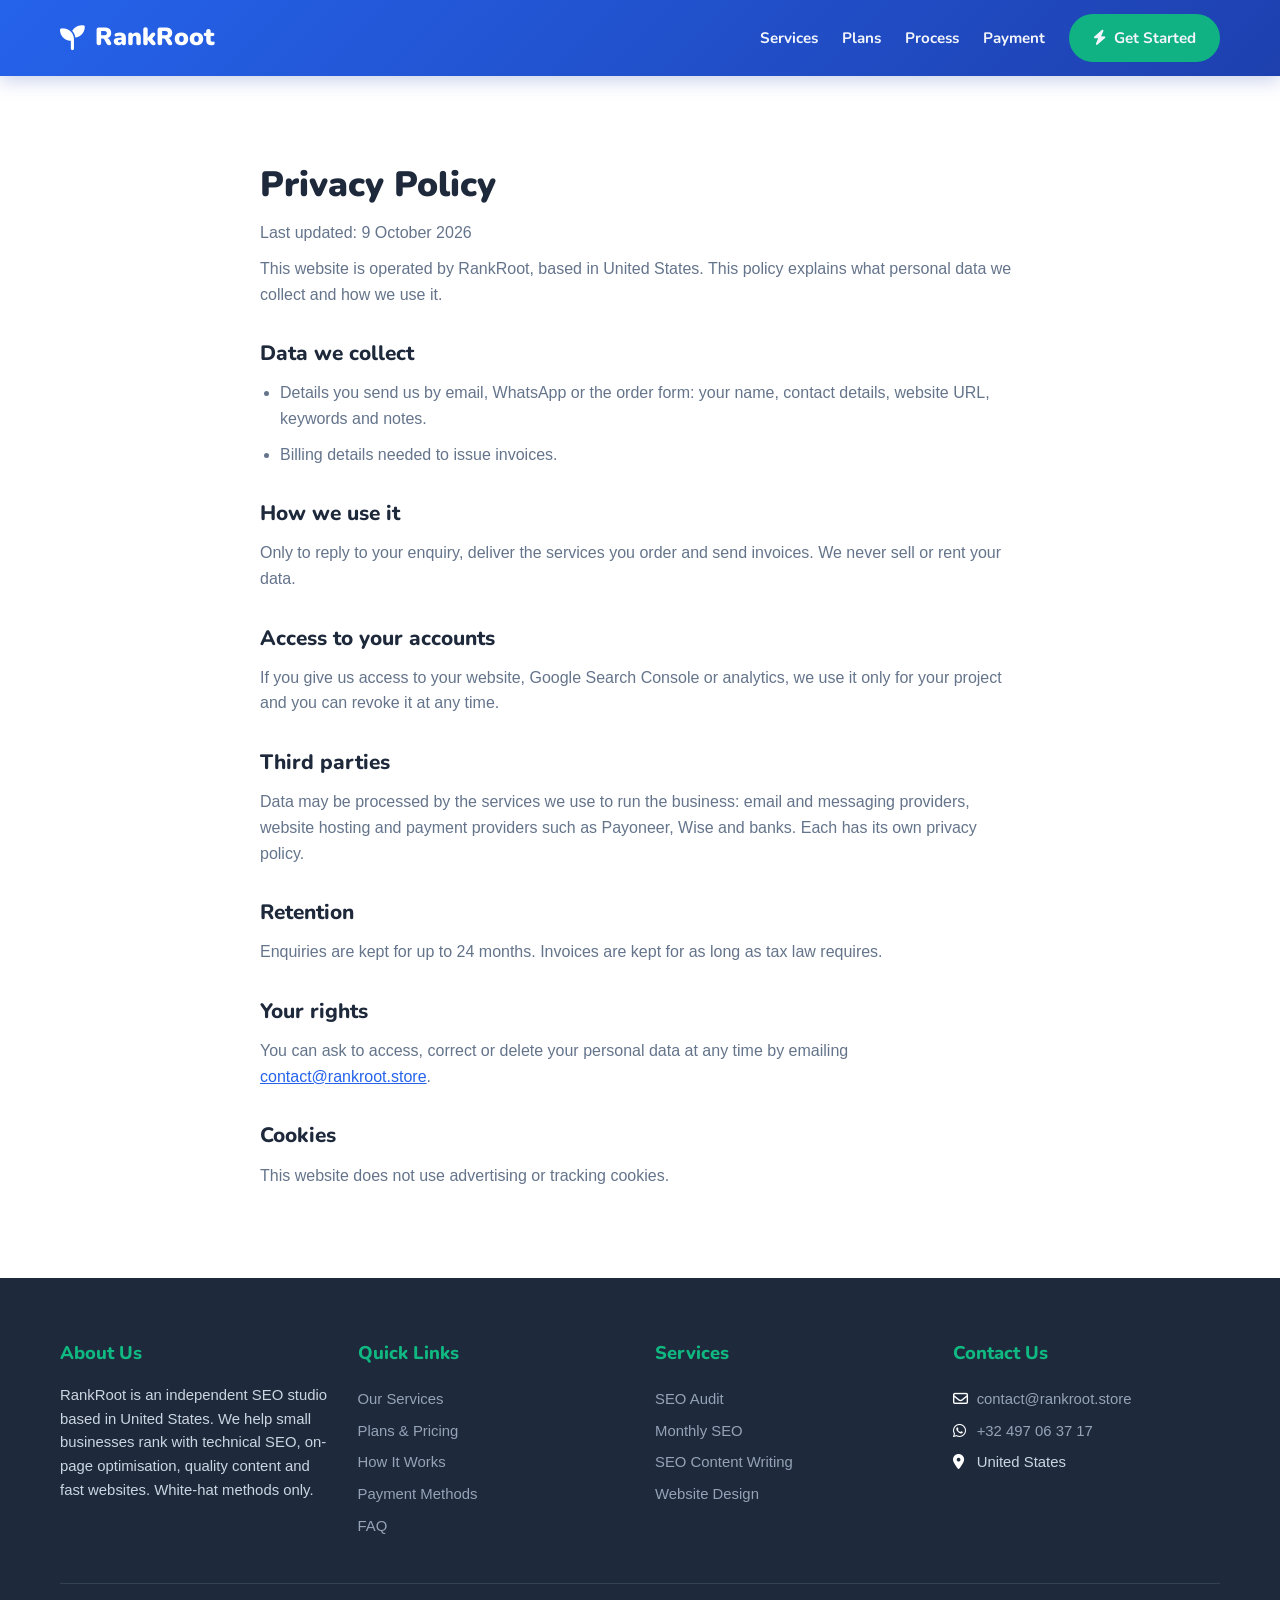
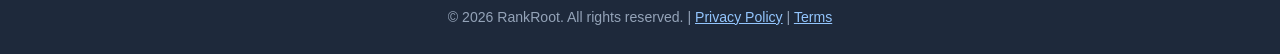
<file: privacy.html>
<!doctype html>
<html lang="en">
<head>
<meta charset="utf-8">
<meta name="viewport" content="width=device-width, initial-scale=1">
<title>Privacy Policy | RankRoot</title>
<meta name="description" content="Privacy policy for RankRoot.">
<link rel="preconnect" href="https://fonts.googleapis.com">
<link rel="preconnect" href="https://fonts.gstatic.com" crossorigin>
<link href="https://fonts.googleapis.com/css2?family=Nunito:wght@700;800;900&display=swap" rel="stylesheet">
<link rel="stylesheet" href="https://cdnjs.cloudflare.com/ajax/libs/font-awesome/6.5.1/css/all.min.css">
<link rel="stylesheet" href="styles.css">
</head>
<body>
<header>
  <nav class="container nav">
    <a class="logo" href="index.html"><i class="fa-solid fa-seedling"></i> RankRoot</a>
    <button class="nav-toggle" aria-label="Menu" onclick="this.nextElementSibling.classList.toggle('open')"><i class="fa-solid fa-bars"></i></button>
    <ul>
      <li><a href="index.html#services">Services</a></li>
      <li><a href="index.html#plans">Plans</a></li>
      <li><a href="index.html#process">Process</a></li>
      <li><a href="index.html#payment">Payment</a></li>
      <li><a class="btn" href="index.html#plans"><i class="fa-solid fa-bolt"></i> Get Started</a></li>
    </ul>
  </nav>
</header>
<main>

<section class="legal-page"><div class="container prose">
  <h1>Privacy Policy</h1>
  <p>Last updated: 9 October 2026</p>
  <p>This website is operated by RankRoot, based in United States. This policy explains what personal data we collect and how we use it.</p>
  <h2>Data we collect</h2>
  <ul><li>Details you send us by email, WhatsApp or the order form: your name, contact details, website URL, keywords and notes.</li>
  <li>Billing details needed to issue invoices.</li></ul>
  <h2>How we use it</h2>
  <p>Only to reply to your enquiry, deliver the services you order and send invoices. We never sell or rent your data.</p>
  <h2>Access to your accounts</h2>
  <p>If you give us access to your website, Google Search Console or analytics, we use it only for your project and you can revoke it at any time.</p>
  <h2>Third parties</h2>
  <p>Data may be processed by the services we use to run the business: email and messaging providers, website hosting and payment providers such as Payoneer, Wise and banks. Each has its own privacy policy.</p>
  <h2>Retention</h2>
  <p>Enquiries are kept for up to 24 months. Invoices are kept for as long as tax law requires.</p>
  <h2>Your rights</h2>
  <p>You can ask to access, correct or delete your personal data at any time by emailing <a href="mailto:contact@rankroot.store">contact@rankroot.store</a>.</p>
  <h2>Cookies</h2>
  <p>This website does not use advertising or tracking cookies.</p>
</div></section>
</main>
<footer>
  <div class="container">
    <div class="footer-grid">
      <div>
        <h4>About Us</h4>
        <p style="font-size:.93rem">RankRoot is an independent SEO studio based in United States. We help small businesses rank with technical SEO, on-page optimisation, quality content and fast websites. White-hat methods only.</p>
      </div>
      <div>
        <h4>Quick Links</h4>
        <ul>
          <li><a href="index.html#services">Our Services</a></li>
          <li><a href="index.html#plans">Plans &amp; Pricing</a></li>
          <li><a href="index.html#process">How It Works</a></li>
          <li><a href="index.html#payment">Payment Methods</a></li>
          <li><a href="index.html#faq">FAQ</a></li>
        </ul>
      </div>
      <div>
        <h4>Services</h4>
        <ul>
          <li><a href="index.html#plan-audit">SEO Audit</a></li>
          <li><a href="index.html#plan-monthly">Monthly SEO</a></li>
          <li><a href="index.html#plan-content">SEO Content Writing</a></li>
          <li><a href="index.html#plan-web">Website Design</a></li>
        </ul>
      </div>
      <div class="contact">
        <h4>Contact Us</h4>
        <ul>
          <li><i class="fa-regular fa-envelope"></i> <a href="mailto:contact@rankroot.store">contact@rankroot.store</a></li>
          <li><i class="fa-brands fa-whatsapp"></i> <a href="https://wa.me/32497063717">+32 497 06 37 17</a></li>
          
          <li><i class="fa-solid fa-location-dot"></i> United States</li>
        </ul>
      </div>
    </div>
    <p class="copy">&copy; 2026 RankRoot. All rights reserved. | <a href="privacy.html">Privacy Policy</a> | <a href="terms.html">Terms</a></p>
  </div>
</footer>
</body>
</html>
</file>
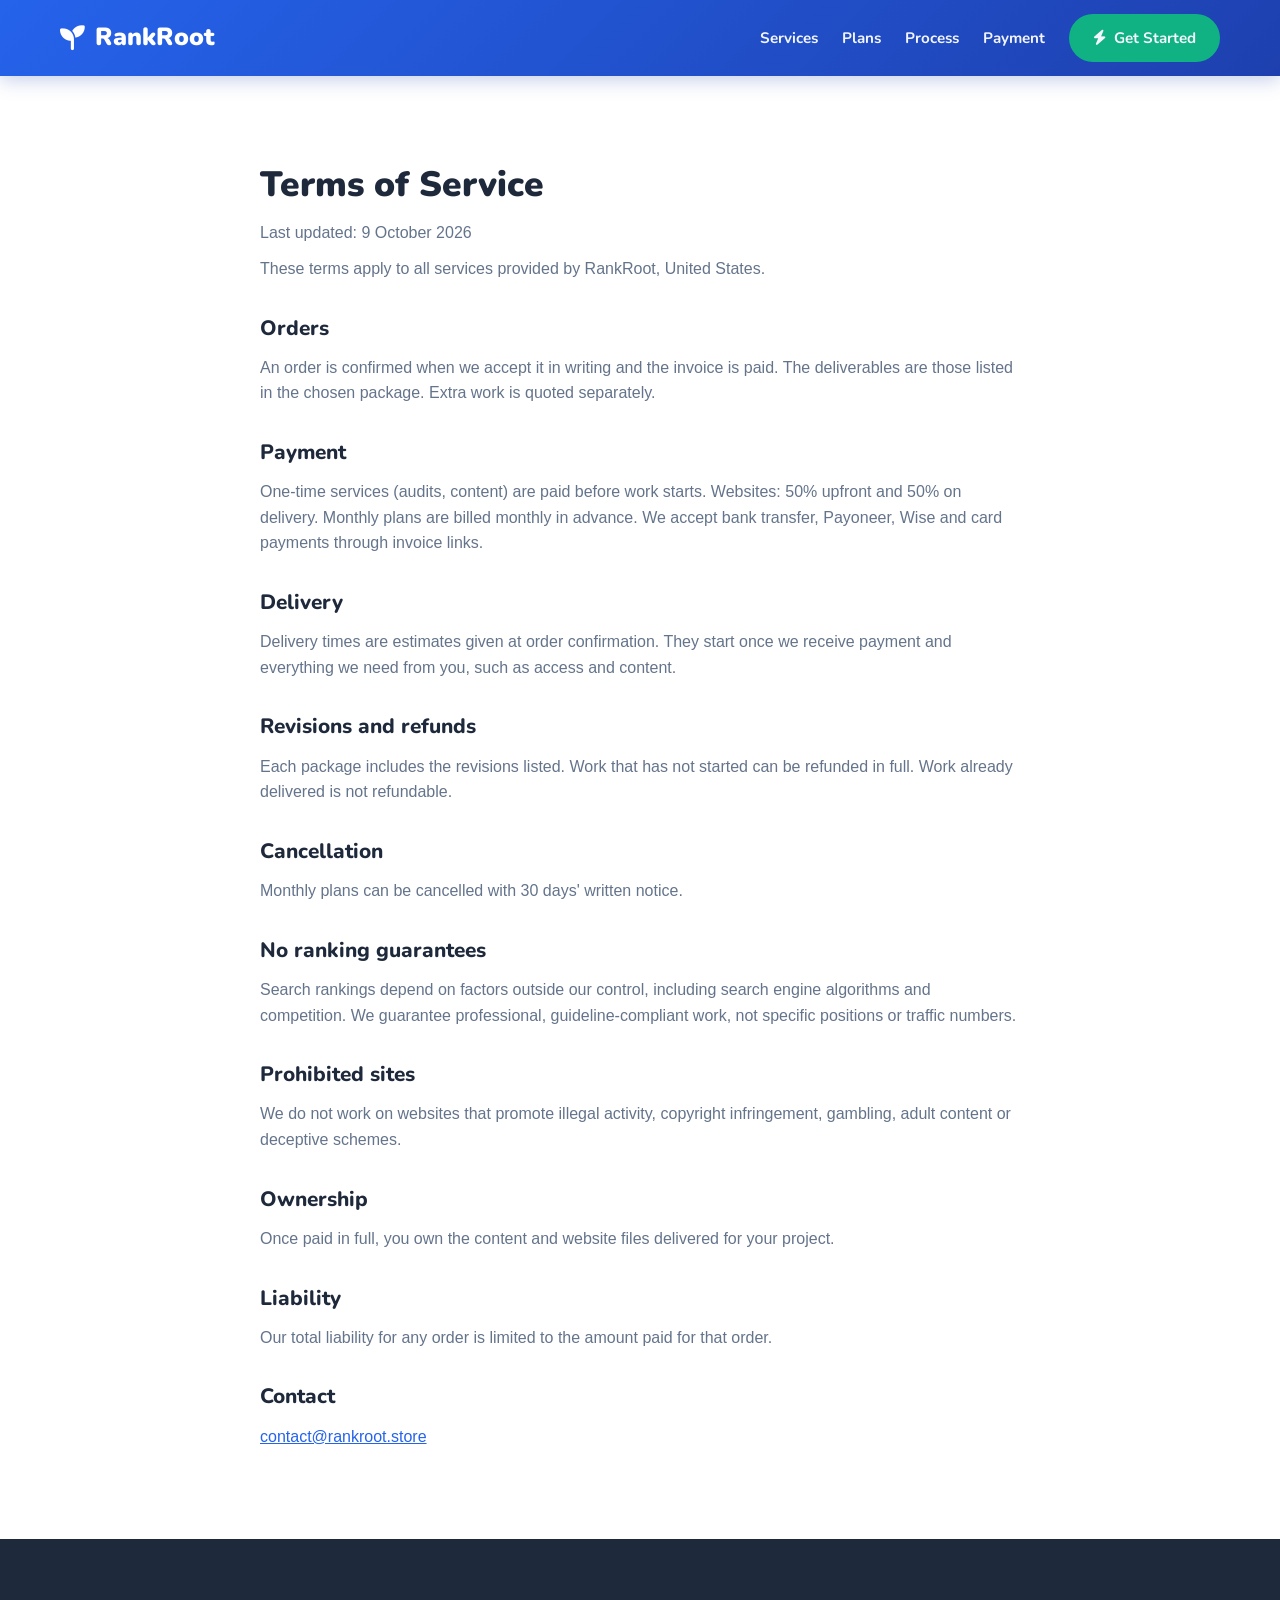
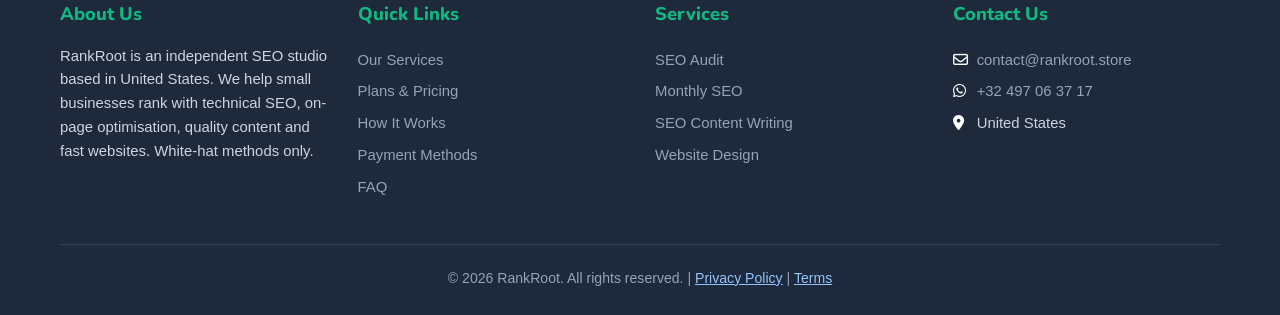
<file: terms.html>
<!doctype html>
<html lang="en">
<head>
<meta charset="utf-8">
<meta name="viewport" content="width=device-width, initial-scale=1">
<title>Terms of Service | RankRoot</title>
<meta name="description" content="Terms of service for RankRoot.">
<link rel="preconnect" href="https://fonts.googleapis.com">
<link rel="preconnect" href="https://fonts.gstatic.com" crossorigin>
<link href="https://fonts.googleapis.com/css2?family=Nunito:wght@700;800;900&display=swap" rel="stylesheet">
<link rel="stylesheet" href="https://cdnjs.cloudflare.com/ajax/libs/font-awesome/6.5.1/css/all.min.css">
<link rel="stylesheet" href="styles.css">
</head>
<body>
<header>
  <nav class="container nav">
    <a class="logo" href="index.html"><i class="fa-solid fa-seedling"></i> RankRoot</a>
    <button class="nav-toggle" aria-label="Menu" onclick="this.nextElementSibling.classList.toggle('open')"><i class="fa-solid fa-bars"></i></button>
    <ul>
      <li><a href="index.html#services">Services</a></li>
      <li><a href="index.html#plans">Plans</a></li>
      <li><a href="index.html#process">Process</a></li>
      <li><a href="index.html#payment">Payment</a></li>
      <li><a class="btn" href="index.html#plans"><i class="fa-solid fa-bolt"></i> Get Started</a></li>
    </ul>
  </nav>
</header>
<main>

<section class="legal-page"><div class="container prose">
  <h1>Terms of Service</h1>
  <p>Last updated: 9 October 2026</p>
  <p>These terms apply to all services provided by RankRoot, United States.</p>
  <h2>Orders</h2>
  <p>An order is confirmed when we accept it in writing and the invoice is paid. The deliverables are those listed in the chosen package. Extra work is quoted separately.</p>
  <h2>Payment</h2>
  <p>One-time services (audits, content) are paid before work starts. Websites: 50% upfront and 50% on delivery. Monthly plans are billed monthly in advance. We accept bank transfer, Payoneer, Wise and card payments through invoice links.</p>
  <h2>Delivery</h2>
  <p>Delivery times are estimates given at order confirmation. They start once we receive payment and everything we need from you, such as access and content.</p>
  <h2>Revisions and refunds</h2>
  <p>Each package includes the revisions listed. Work that has not started can be refunded in full. Work already delivered is not refundable.</p>
  <h2>Cancellation</h2>
  <p>Monthly plans can be cancelled with 30 days' written notice.</p>
  <h2>No ranking guarantees</h2>
  <p>Search rankings depend on factors outside our control, including search engine algorithms and competition. We guarantee professional, guideline-compliant work, not specific positions or traffic numbers.</p>
  <h2>Prohibited sites</h2>
  <p>We do not work on websites that promote illegal activity, copyright infringement, gambling, adult content or deceptive schemes.</p>
  <h2>Ownership</h2>
  <p>Once paid in full, you own the content and website files delivered for your project.</p>
  <h2>Liability</h2>
  <p>Our total liability for any order is limited to the amount paid for that order.</p>
  <h2>Contact</h2>
  <p><a href="mailto:contact@rankroot.store">contact@rankroot.store</a></p>
</div></section>
</main>
<footer>
  <div class="container">
    <div class="footer-grid">
      <div>
        <h4>About Us</h4>
        <p style="font-size:.93rem">RankRoot is an independent SEO studio based in United States. We help small businesses rank with technical SEO, on-page optimisation, quality content and fast websites. White-hat methods only.</p>
      </div>
      <div>
        <h4>Quick Links</h4>
        <ul>
          <li><a href="index.html#services">Our Services</a></li>
          <li><a href="index.html#plans">Plans &amp; Pricing</a></li>
          <li><a href="index.html#process">How It Works</a></li>
          <li><a href="index.html#payment">Payment Methods</a></li>
          <li><a href="index.html#faq">FAQ</a></li>
        </ul>
      </div>
      <div>
        <h4>Services</h4>
        <ul>
          <li><a href="index.html#plan-audit">SEO Audit</a></li>
          <li><a href="index.html#plan-monthly">Monthly SEO</a></li>
          <li><a href="index.html#plan-content">SEO Content Writing</a></li>
          <li><a href="index.html#plan-web">Website Design</a></li>
        </ul>
      </div>
      <div class="contact">
        <h4>Contact Us</h4>
        <ul>
          <li><i class="fa-regular fa-envelope"></i> <a href="mailto:contact@rankroot.store">contact@rankroot.store</a></li>
          <li><i class="fa-brands fa-whatsapp"></i> <a href="https://wa.me/32497063717">+32 497 06 37 17</a></li>
          
          <li><i class="fa-solid fa-location-dot"></i> United States</li>
        </ul>
      </div>
    </div>
    <p class="copy">&copy; 2026 RankRoot. All rights reserved. | <a href="privacy.html">Privacy Policy</a> | <a href="terms.html">Terms</a></p>
  </div>
</footer>
</body>
</html>
</file>
<file: styles.css>
:root {
  --primary-color: #2563eb;
  --secondary-color: #1e40af;
  --accent-color: #10b981;
  --accent-dark: #059669;
  --dark: #1e293b;
  --muted: #64748b;
  --light: #f8fafc;
  --border: #e2e8f0;
  --c-audit: #FF7A59;
  --c-monthly: #3F9EFF;
  --c-content: #7F1BC2;
  --c-web: #0ea5a4;
  --shadow: 0 10px 25px rgba(0, 0, 0, 0.08);
  --shadow2: 0 14px 35px rgba(37, 99, 235, 0.14);
  --radius: 14px;
}

* { margin: 0; padding: 0; box-sizing: border-box; }
html { scroll-behavior: smooth; }
section[id], [id^="plan-"] { scroll-margin-top: 90px; }
body {
  font-family: -apple-system, BlinkMacSystemFont, "Segoe UI", Roboto, Oxygen, Ubuntu, Cantarell, "Helvetica Neue", Arial, "Noto Sans", sans-serif;
  line-height: 1.6;
  color: var(--dark);
  background: var(--light);
  -webkit-text-size-adjust: 100%;
  overflow-x: hidden;
}
h1, h2, h3, h4, .logo, .btn, .badge, .price { font-family: "Nunito", -apple-system, "Segoe UI", sans-serif; }
a { color: var(--primary-color); }
.container { max-width: 1200px; margin: 0 auto; padding: 0 20px; }

/* Header */
header {
  background: linear-gradient(135deg, var(--primary-color) 0%, var(--secondary-color) 100%);
  position: sticky; top: 0; z-index: 50;
  box-shadow: 0 4px 18px rgba(30, 64, 175, 0.25);
}
.nav { display: flex; align-items: center; justify-content: space-between; height: 76px; gap: 16px; }
.logo { color: #fff; font-weight: 900; font-size: 1.55rem; text-decoration: none; display: flex; align-items: center; gap: 10px; }
.nav ul { list-style: none; display: flex; align-items: center; gap: 24px; }
.nav ul a { color: #fff; text-decoration: none; font-weight: 700; font-size: 0.95rem; font-family: "Nunito", sans-serif; opacity: .95; }
.nav ul a:hover { opacity: 1; text-decoration: underline; text-underline-offset: 4px; }
.nav ul a.btn { text-decoration: none; }
.nav-toggle { display: none; background: none; border: 0; color: #fff; font-size: 1.5rem; cursor: pointer; }

/* Buttons */
.btn {
  display: inline-flex; align-items: center; justify-content: center; gap: 8px;
  background: var(--accent-color); color: #fff; border: 0; cursor: pointer;
  padding: 12px 24px; border-radius: 999px; text-decoration: none; font-weight: 800; font-size: 0.95rem;
  transition: background .2s, transform .2s;
}
.btn:hover { background: var(--accent-dark); transform: translateY(-1px); }
.btn-block { width: 100%; }

/* Hero */
.hero {
  background: linear-gradient(135deg, var(--primary-color) 0%, var(--secondary-color) 100%);
  color: #fff; padding: 90px 0 75px; text-align: center;
}
.hero h1 { font-size: clamp(2rem, 4.6vw, 3.1rem); font-weight: 900; line-height: 1.15; margin-bottom: 16px; }
.hero p { font-size: 1.15rem; opacity: .95; margin-bottom: 28px; }
.trust { display: flex; flex-wrap: wrap; justify-content: center; gap: 14px 32px; margin-top: 44px; font-weight: 800; font-family: "Nunito", sans-serif; }
.trust i { color: var(--accent-color); margin-right: 8px; }

/* Sections */
section { padding: 80px 0; }
.alt { background: #fff; }
.section-title { text-align: center; margin-bottom: 48px; }
.section-title h2 { font-size: clamp(1.8rem, 3.6vw, 2.5rem); font-weight: 900; margin-bottom: 10px; }
.section-title p { color: var(--muted); max-width: 680px; margin: 0 auto; }

/* Service cards */
.grid { display: grid; gap: 24px; }
.grid-3 { grid-template-columns: repeat(3, 1fr); }
.grid-4 { grid-template-columns: repeat(4, 1fr); }
.card {
  background: #fff; border: 1px solid var(--border); border-radius: var(--radius);
  padding: 30px 26px; box-shadow: var(--shadow); transition: transform .25s, box-shadow .25s;
}
.card:hover { transform: translateY(-4px); box-shadow: var(--shadow2); }
.card .ico { font-size: 2rem; color: var(--primary-color); margin-bottom: 18px; }
.card h3 { font-size: 1.3rem; font-weight: 800; margin-bottom: 10px; }
.card > p { color: var(--muted); font-size: 0.97rem; }
.checks { list-style: none; margin-top: 18px; }
.checks li { padding: 6px 0; font-size: 0.95rem; }
.checks li i { color: var(--accent-color); margin-right: 10px; }

/* Feature panel (like the DR/DA/TF detail blocks) */
.panel {
  background: #fff; border: 2px solid var(--panel, var(--primary-color)); border-radius: 18px;
  padding: 40px; margin-bottom: 36px; box-shadow: var(--shadow);
}
.panel-head { display: flex; align-items: center; gap: 18px; margin-bottom: 24px; }
.panel-tag {
  background: var(--panel); color: #fff; font-family: "Nunito", sans-serif; font-weight: 900;
  font-size: 1.5rem; width: 72px; height: 72px; border-radius: 14px; display: grid; place-items: center; flex-shrink: 0;
}
.panel-head h3 { font-size: clamp(1.4rem, 2.8vw, 2rem); font-weight: 900; }
.panel-body { display: grid; grid-template-columns: 1.7fr 1fr; gap: 36px; }
.panel-body p { color: var(--muted); margin-bottom: 14px; }
.panel-body h4 { font-size: 1.2rem; font-weight: 800; margin: 24px 0 10px; }
.why { list-style: none; }
.why li { padding: 11px 0; border-bottom: 1px solid var(--border); font-size: 0.97rem; }
.why li:last-child { border-bottom: 0; }
.why li i { color: var(--accent-color); margin-right: 10px; }
.side-box { background: var(--light); border: 1px solid var(--border); border-radius: var(--radius); padding: 26px; align-self: start; }
.side-box h5 { font-family: "Nunito", sans-serif; font-size: 1.05rem; font-weight: 800; text-align: center; margin-bottom: 16px; }
.side-box .row { display: flex; justify-content: space-between; gap: 10px; padding: 9px 0; border-bottom: 1px dashed var(--border); font-size: 0.93rem; }
.side-box .row:last-child { border-bottom: 0; }
.side-box .row span:first-child { color: var(--muted); }
.side-box .row span:last-child { font-weight: 700; text-align: right; }

/* Package cards */
.pk-head { display: flex; justify-content: space-between; align-items: baseline; gap: 12px; margin: 0 0 16px; flex-wrap: wrap; }
.pk-head h4 { font-family: "Nunito", sans-serif; font-size: 1.3rem; font-weight: 700; }
.pk-head h4 i { color: var(--panel); margin-right: 8px; }
.pk-head small { color: var(--muted); font-weight: 700; }
.packages { margin-bottom: 60px; }
.pkg {
  position: relative; background: #fff; border: 1px solid var(--border); border-radius: var(--radius);
  padding: 28px 22px 24px; box-shadow: var(--shadow); text-align: center; display: flex; flex-direction: column;
}
.pkg.featured { border: 2px solid var(--accent-color); }
.ribbon {
  position: absolute; top: -13px; right: 18px; background: var(--accent-color); color: #fff;
  font-size: 0.72rem; font-weight: 900; letter-spacing: .06em; padding: 4px 12px; border-radius: 999px; font-family: "Nunito", sans-serif;
}
.badge {
  display: inline-block; background: var(--panel); color: #fff; font-weight: 900; font-size: 1.15rem;
  padding: 8px 20px; border-radius: 999px; margin: 0 auto 18px;
}
.price { font-size: 2.1rem; font-weight: 900; color: var(--primary-color); line-height: 1; margin-bottom: 18px; }
.price small { font-size: 0.85rem; color: var(--muted); font-weight: 700; }
.pkg .checks { text-align: left; margin: 0 0 20px; flex-grow: 1; }
.pkg .checks li { font-weight: 700; font-size: 0.92rem; }

/* Process */
.step { text-align: center; }
.step .num {
  width: 54px; height: 54px; border-radius: 50%; margin: 0 auto 14px; display: grid; place-items: center;
  background: linear-gradient(135deg, var(--primary-color), var(--secondary-color)); color: #fff; font-weight: 900; font-size: 1.3rem; font-family: "Nunito", sans-serif;
}
.step h3 { font-size: 1.1rem; font-weight: 800; margin-bottom: 6px; }
.step p { color: var(--muted); font-size: 0.95rem; }

/* Payment */
.pay-grid { display: flex; flex-wrap: wrap; justify-content: center; gap: 22px; }
.pay {
  background: #fff; border-radius: var(--radius); box-shadow: var(--shadow); padding: 26px 18px;
  width: 200px; text-align: center;
}
.pay i { font-size: 2rem; color: var(--primary-color); margin-bottom: 12px; }
.pay h3 { font-size: 1rem; font-weight: 800; }
.pay p { font-size: 0.82rem; color: var(--muted); font-weight: 700; }

/* Why choose us */
.why-card { display: flex; gap: 18px; align-items: flex-start; background: var(--light); border: 1px solid var(--border); border-radius: var(--radius); padding: 26px; }
.why-card i { font-size: 1.6rem; color: var(--primary-color); margin-top: 4px; width: 28px; text-align: center; }
.why-card h3 { font-size: 1.12rem; font-weight: 800; margin-bottom: 4px; }
.why-card p { color: var(--muted); font-size: 0.94rem; }

/* About */
.about { display: grid; grid-template-columns: 1fr 1fr; gap: 40px; align-items: start; }
.about h2 { font-size: clamp(1.7rem, 3.2vw, 2.3rem); font-weight: 900; margin-bottom: 14px; }
.about p { color: var(--muted); margin-bottom: 14px; }

/* FAQ */
.faq { max-width: 820px; margin: 0 auto; }
.faq details { background: #fff; border: 1px solid var(--border); border-radius: 12px; padding: 18px 22px; margin-bottom: 12px; box-shadow: var(--shadow); }
.faq summary { font-family: "Nunito", sans-serif; font-weight: 800; font-size: 1.05rem; cursor: pointer; }
.faq details p { color: var(--muted); margin-top: 10px; }

/* Footer */
footer { background: var(--dark); color: #cbd5e1; padding: 60px 0 26px; }
.footer-grid { display: grid; grid-template-columns: repeat(4, 1fr); gap: 30px; }
footer h4 { color: var(--accent-color); font-family: "Nunito", sans-serif; font-weight: 800; font-size: 1.15rem; margin-bottom: 16px; }
footer ul { list-style: none; }
footer li { padding: 4px 0; font-size: 0.93rem; }
footer a { color: #94a3b8; text-decoration: none; }
footer a:hover { color: #fff; }
footer .contact i { width: 20px; color: #fff; }
.copy { border-top: 1px solid #334155; margin-top: 40px; padding-top: 22px; text-align: center; font-size: 0.88rem; color: #94a3b8; }
.copy a { color: #93c5fd; text-decoration: underline; }

/* Order modal */
.modal { position: fixed; inset: 0; background: rgba(15, 23, 42, 0.6); display: none; align-items: center; justify-content: center; padding: 16px; z-index: 100; }
.modal.open { display: flex; }
.modal-box { background: #fff; border-radius: 18px; width: 100%; max-width: 520px; max-height: 92vh; overflow-y: auto; padding: 30px; position: relative; }
.modal-box h3 { font-size: 1.5rem; font-weight: 900; }
.modal-box > p { color: var(--muted); font-size: 0.93rem; margin-bottom: 8px; }
.modal-close { position: absolute; top: 14px; right: 18px; background: none; border: 0; font-size: 1.6rem; cursor: pointer; color: var(--muted); }
.modal label { display: block; font-weight: 700; font-size: 0.88rem; margin: 14px 0 6px; }
.modal input, .modal textarea, .modal select { width: 100%; padding: 11px 13px; border: 1px solid var(--border); border-radius: 10px; font: inherit; background: #fff; color: var(--dark); }
.modal input[readonly] { background: var(--light); font-weight: 700; }
.modal textarea { min-height: 90px; resize: vertical; }
.pay-pick { display: flex; flex-wrap: wrap; gap: 8px; }
.pay-pick button { border: 1px solid var(--border); background: #fff; border-radius: 999px; padding: 7px 14px; font: inherit; font-size: 0.88rem; font-weight: 700; cursor: pointer; }
.pay-pick button.on { background: var(--primary-color); border-color: var(--primary-color); color: #fff; }
.send { display: grid; grid-template-columns: 1fr 1fr; gap: 10px; margin-top: 20px; }
.btn-tg { background: #229ED9; }
.btn-tg:hover { background: #1b84b6; }
.btn-mail { background: var(--dark); grid-column: 1 / -1; }
.btn-mail:hover { background: #0f172a; }

/* Legal pages */
.legal-page { background: #fff; }
.prose { max-width: 800px; }
.prose h1 { font-size: 2.2rem; font-weight: 900; margin-bottom: 8px; }
.prose h2 { font-size: 1.3rem; font-weight: 800; margin: 30px 0 10px; }
.prose p, .prose li { color: var(--muted); margin-bottom: 10px; }
.prose ul { margin-left: 20px; }

@media (max-width: 980px) {
  .grid-4 { grid-template-columns: repeat(2, 1fr); }
  .grid-3 { grid-template-columns: repeat(2, 1fr); }
  .panel-body, .about { grid-template-columns: 1fr; }
  .footer-grid { grid-template-columns: repeat(2, 1fr); }
}
@media (max-width: 760px) {
  .nav-toggle { display: block; }
  .nav ul {
    display: none; position: absolute; top: 76px; left: 0; right: 0; flex-direction: column; gap: 0;
    background: var(--secondary-color); padding: 8px 0 18px;
  }
  .nav ul.open { display: flex; }
  .nav ul li { width: 100%; text-align: center; }
  .nav ul a { display: block; padding: 12px; }
  .nav ul a.btn { display: inline-flex; margin-top: 8px; }
  .grid-3, .grid-4, .footer-grid { grid-template-columns: 1fr; }
  section { padding: 60px 0; }
  .panel { padding: 24px 18px; }
  .panel-tag { width: 58px; height: 58px; font-size: 1.2rem; }
  .send { grid-template-columns: 1fr; }
}
</file>
